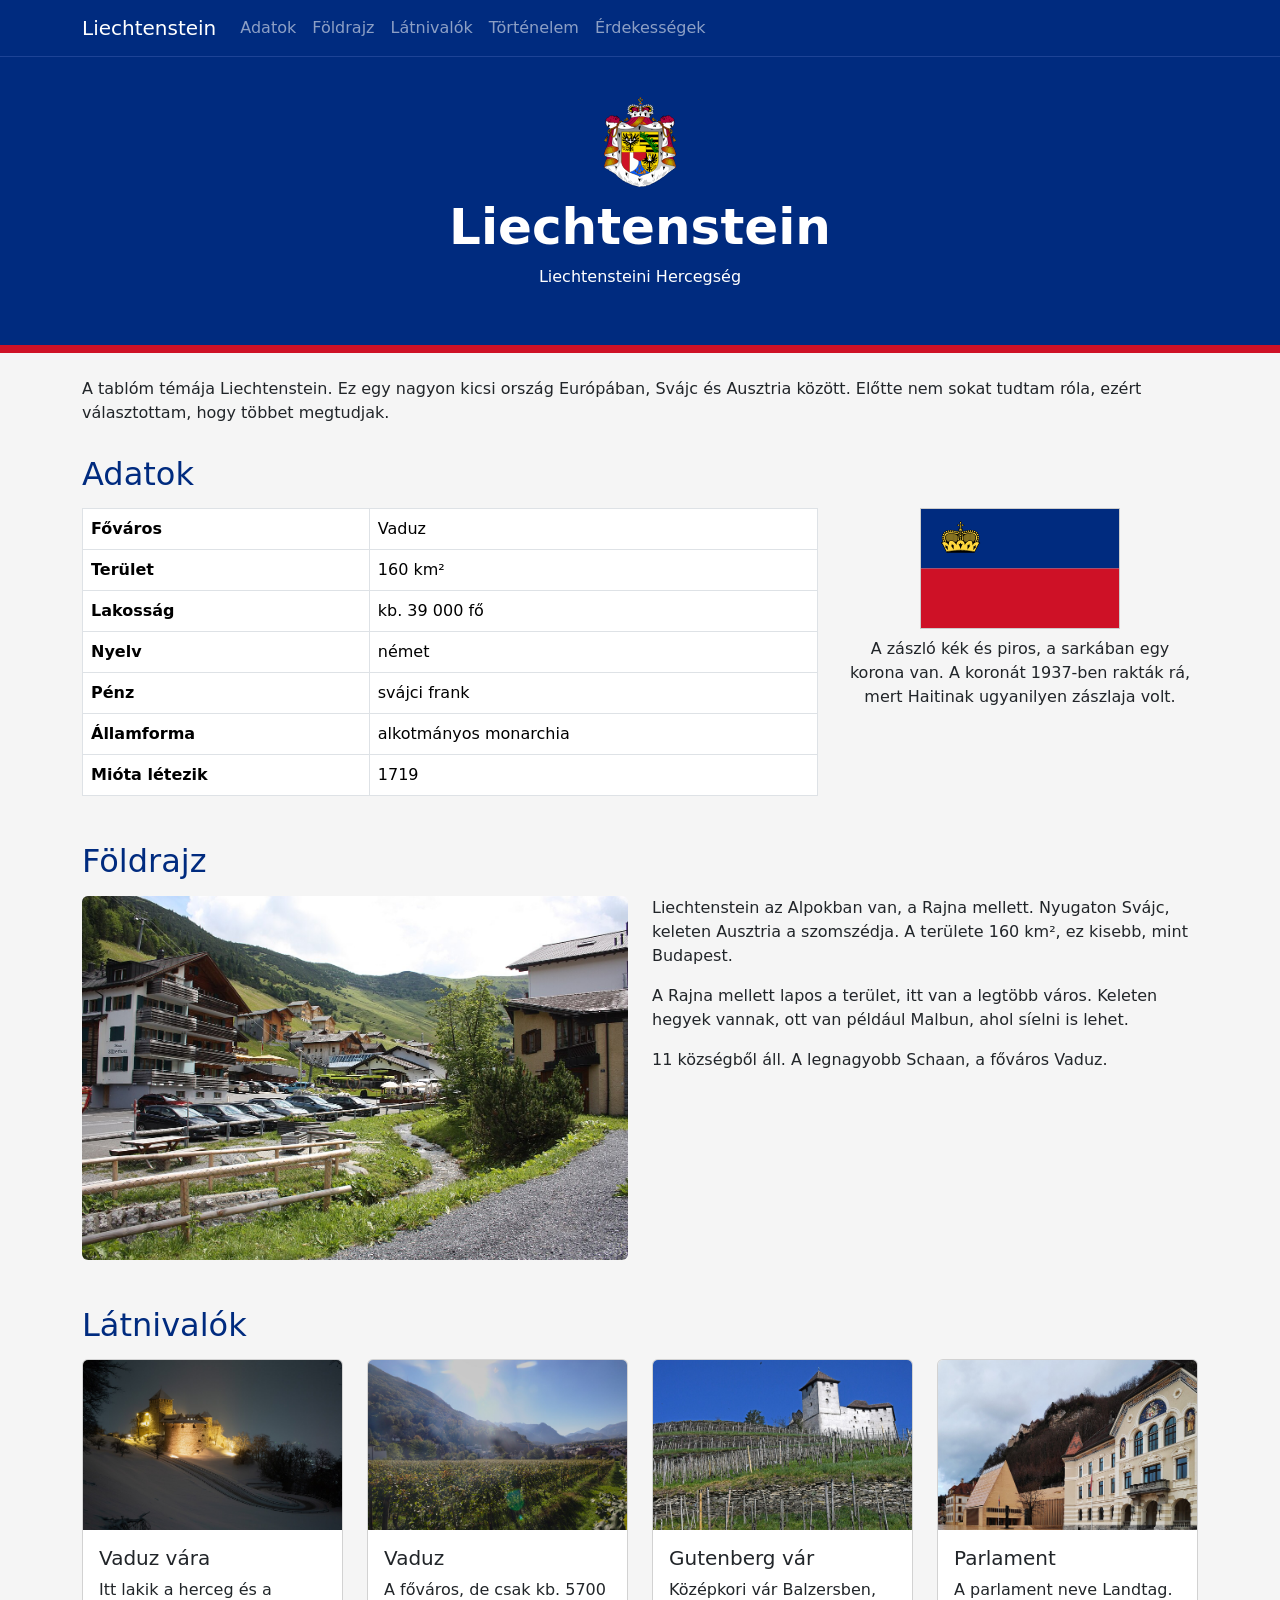
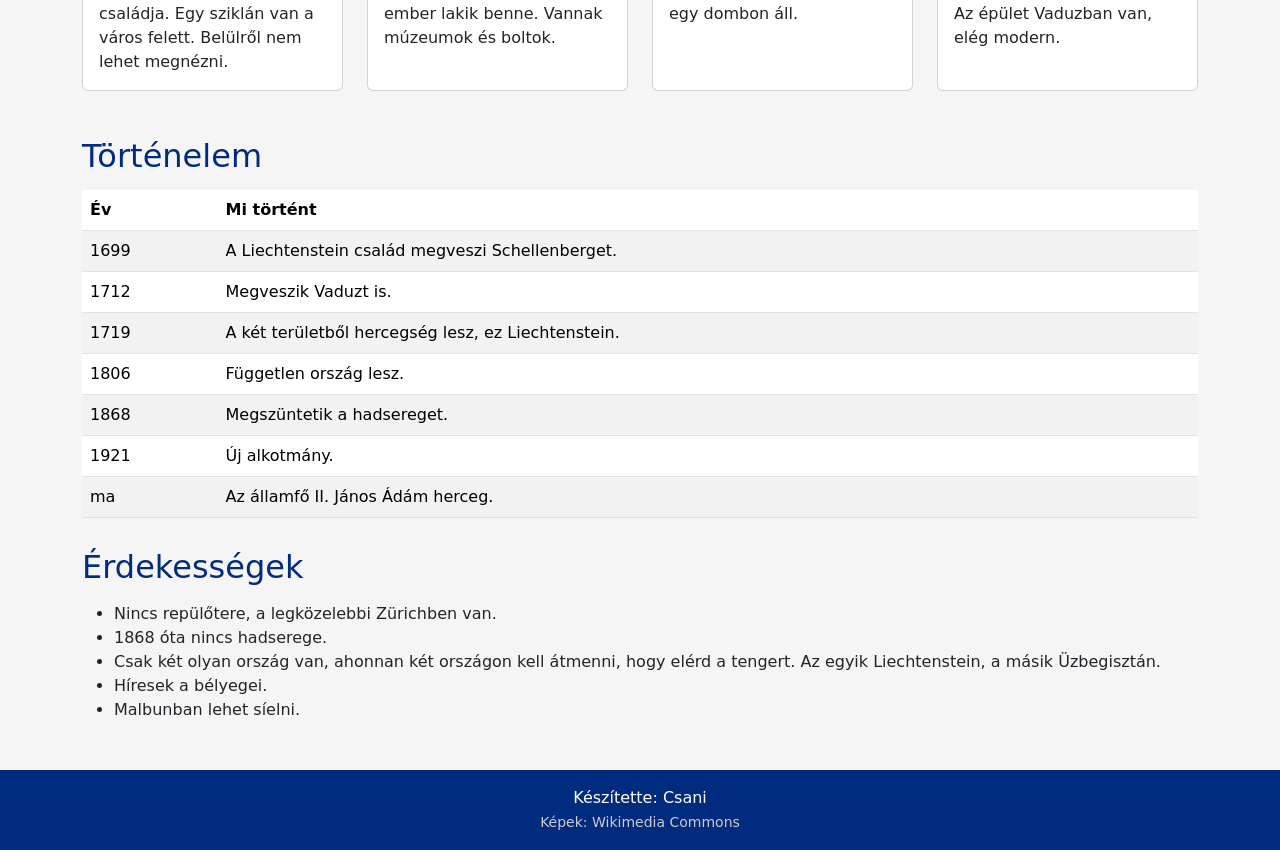
<file: Csani/index.html>
<!DOCTYPE html>
<html lang="hu">
<head>
    <meta charset="UTF-8">
    <meta name="viewport" content="width=device-width, initial-scale=1.0">
    <title>Liechtenstein</title>
    <link href="https://cdn.jsdelivr.net/npm/bootstrap@5.3.9/dist/css/bootstrap.min.css" rel="stylesheet" integrity="sha384-yEPZ7jP9S0QKiUQ0m3jjsO4ProIW7wvR9gXkI7JOGa2XVsw53Yke2bsdkBbjmmiX" crossorigin="anonymous">
    <link rel="stylesheet" href="style.css">
</head>
<body>

    <nav class="navbar navbar-expand-md navbar-dark kek">
        <div class="container">
            <a class="navbar-brand" href="#">Liechtenstein</a>
            <button class="navbar-toggler" type="button" data-bs-toggle="collapse" data-bs-target="#menu">
                <span class="navbar-toggler-icon"></span>
            </button>
            <div class="collapse navbar-collapse" id="menu">
                <ul class="navbar-nav">
                    <li class="nav-item"><a class="nav-link" href="#adatok">Adatok</a></li>
                    <li class="nav-item"><a class="nav-link" href="#foldrajz">Földrajz</a></li>
                    <li class="nav-item"><a class="nav-link" href="#latnivalok">Látnivalók</a></li>
                    <li class="nav-item"><a class="nav-link" href="#tortenelem">Történelem</a></li>
                    <li class="nav-item"><a class="nav-link" href="#erdekessegek">Érdekességek</a></li>
                </ul>
            </div>
        </div>
    </nav>

    <div class="fejlec text-center text-white">
        <img src="IMG/cimer.svg" alt="címer" class="cimer">
        <h1>Liechtenstein</h1>
        <p>Liechtensteini Hercegség</p>
    </div>

    <div class="container mt-4 mb-5">

        <p>
            A tablóm témája Liechtenstein. Ez egy nagyon kicsi ország Európában, Svájc és Ausztria
            között. Előtte nem sokat tudtam róla, ezért választottam, hogy többet megtudjak.
        </p>

        <h2 id="adatok">Adatok</h2>
        <div class="row">
            <div class="col-md-8">
                <table class="table table-bordered">
                    <tr><th>Főváros</th><td>Vaduz</td></tr>
                    <tr><th>Terület</th><td>160 km²</td></tr>
                    <tr><th>Lakosság</th><td>kb. 39 000 fő</td></tr>
                    <tr><th>Nyelv</th><td>német</td></tr>
                    <tr><th>Pénz</th><td>svájci frank</td></tr>
                    <tr><th>Államforma</th><td>alkotmányos monarchia</td></tr>
                    <tr><th>Mióta létezik</th><td>1719</td></tr>
                </table>
            </div>
            <div class="col-md-4 text-center">
                <img src="IMG/zaszlo.svg" alt="zászló" class="img-fluid zaszlo">
                <p class="mt-2">
                    A zászló kék és piros, a sarkában egy korona van. A koronát 1937-ben rakták rá,
                    mert Haitinak ugyanilyen zászlaja volt.
                </p>
            </div>
        </div>

        <h2 id="foldrajz">Földrajz</h2>
        <div class="row">
            <div class="col-md-6">
                <img src="IMG/hegyek.jpg" alt="hegyek" class="img-fluid rounded mb-3">
            </div>
            <div class="col-md-6">
                <p>
                    Liechtenstein az Alpokban van, a Rajna mellett. Nyugaton Svájc, keleten Ausztria
                    a szomszédja. A területe 160 km², ez kisebb, mint Budapest.
                </p>
                <p>
                    A Rajna mellett lapos a terület, itt van a legtöbb város. Keleten hegyek vannak,
                    ott van például Malbun, ahol síelni is lehet.
                </p>
                <p>
                    11 községből áll. A legnagyobb Schaan, a főváros Vaduz.
                </p>
            </div>
        </div>

        <h2 id="latnivalok">Látnivalók</h2>
        <div class="row">
            <div class="col-sm-6 col-lg-3 mb-3">
                <div class="card h-100">
                    <img src="IMG/vaduz-var.jpg" class="card-img-top kep" alt="Vaduz vára">
                    <div class="card-body">
                        <h5 class="card-title">Vaduz vára</h5>
                        <p class="card-text">Itt lakik a herceg és a családja. Egy sziklán van a város felett. Belülről nem lehet megnézni.</p>
                    </div>
                </div>
            </div>
            <div class="col-sm-6 col-lg-3 mb-3">
                <div class="card h-100">
                    <img src="IMG/vaduz-varos.jpg" class="card-img-top kep" alt="Vaduz">
                    <div class="card-body">
                        <h5 class="card-title">Vaduz</h5>
                        <p class="card-text">A főváros, de csak kb. 5700 ember lakik benne. Vannak múzeumok és boltok.</p>
                    </div>
                </div>
            </div>
            <div class="col-sm-6 col-lg-3 mb-3">
                <div class="card h-100">
                    <img src="IMG/gutenberg-var.jpg" class="card-img-top kep" alt="Gutenberg vár">
                    <div class="card-body">
                        <h5 class="card-title">Gutenberg vár</h5>
                        <p class="card-text">Középkori vár Balzersben, egy dombon áll.</p>
                    </div>
                </div>
            </div>
            <div class="col-sm-6 col-lg-3 mb-3">
                <div class="card h-100">
                    <img src="IMG/parlament.jpg" class="card-img-top kep" alt="parlament">
                    <div class="card-body">
                        <h5 class="card-title">Parlament</h5>
                        <p class="card-text">A parlament neve Landtag. Az épület Vaduzban van, elég modern.</p>
                    </div>
                </div>
            </div>
        </div>

        <h2 id="tortenelem">Történelem</h2>
        <table class="table table-striped">
            <thead>
                <tr><th>Év</th><th>Mi történt</th></tr>
            </thead>
            <tbody>
                <tr><td>1699</td><td>A Liechtenstein család megveszi Schellenberget.</td></tr>
                <tr><td>1712</td><td>Megveszik Vaduzt is.</td></tr>
                <tr><td>1719</td><td>A két területből hercegség lesz, ez Liechtenstein.</td></tr>
                <tr><td>1806</td><td>Független ország lesz.</td></tr>
                <tr><td>1868</td><td>Megszüntetik a hadsereget.</td></tr>
                <tr><td>1921</td><td>Új alkotmány.</td></tr>
                <tr><td>ma</td><td>Az államfő II. János Ádám herceg.</td></tr>
            </tbody>
        </table>

        <h2 id="erdekessegek">Érdekességek</h2>
        <ul>
            <li>Nincs repülőtere, a legközelebbi Zürichben van.</li>
            <li>1868 óta nincs hadserege.</li>
            <li>Csak két olyan ország van, ahonnan két országon kell átmenni, hogy elérd a tengert. Az egyik Liechtenstein, a másik Üzbegisztán.</li>
            <li>Híresek a bélyegei.</li>
            <li>Malbunban lehet síelni.</li>
        </ul>

    </div>

    <footer class="kek text-white text-center py-3">
        Készítette: Csani<br>
        <small>Képek: Wikimedia Commons</small>
    </footer>

    <script src="https://cdn.jsdelivr.net/npm/bootstrap@5.3.9/dist/js/bootstrap.bundle.min.js" integrity="sha384-WyOxWvTyr1QaMPfiPJSv76iReVthorl5uWlFtZPyK0IEB0hGzo9y5Bp9mYanr8Bu" crossorigin="anonymous"></script>
</body>
</html>
</file>
<file: Csani/style.css>
body {
    background-color: #f5f5f5;
}

.kek {
    background-color: #002b7f;
}

.fejlec {
    background-color: #002b7f;
    border-top: 1px solid #1d4396;
    border-bottom: 8px solid #ce1126;
    padding: 40px 0;
}

.fejlec h1 {
    font-size: 50px;
    font-weight: bold;
}

.cimer {
    height: 90px;
    margin-bottom: 10px;
}

h2 {
    color: #002b7f;
    margin-top: 30px;
    margin-bottom: 15px;
}

.zaszlo {
    width: 200px;
    border: 1px solid #ccc;
}

.kep {
    height: 170px;
    object-fit: cover;
}

footer small {
    color: #ccc;
}
</file>
